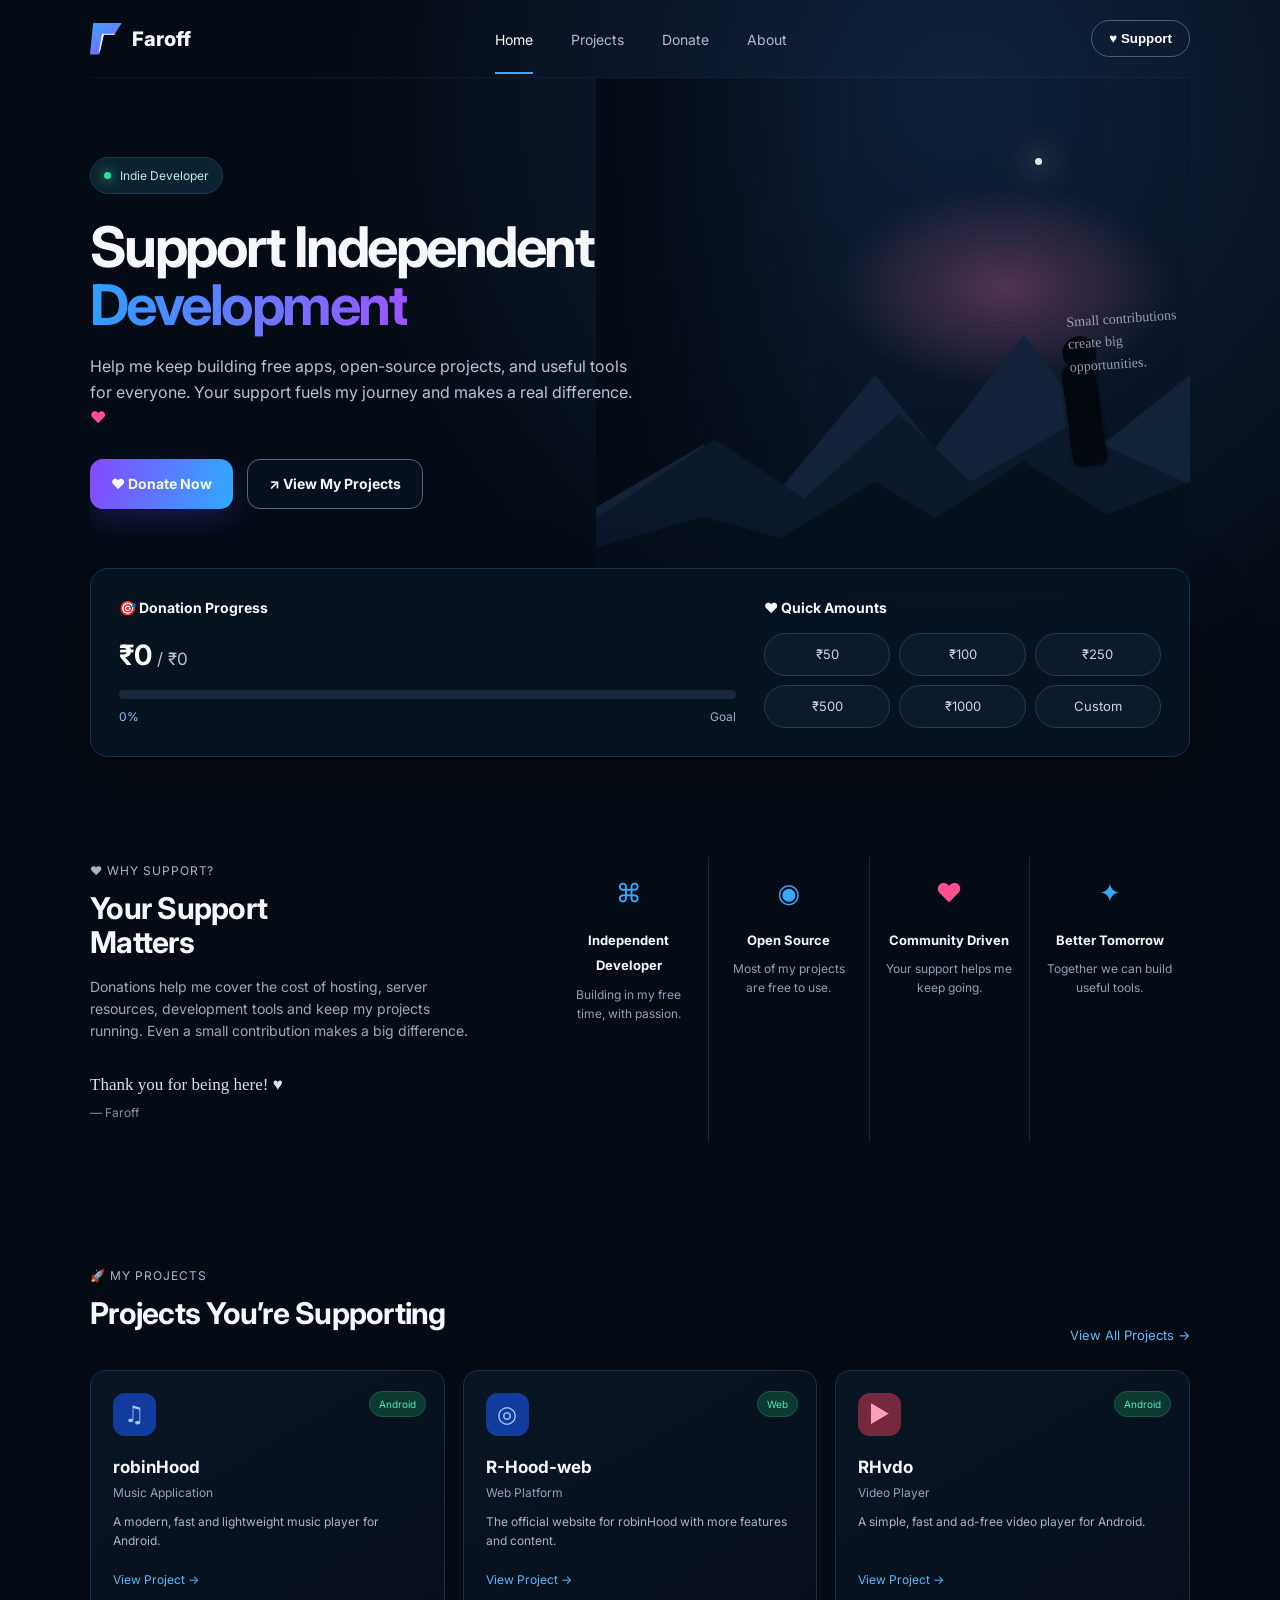
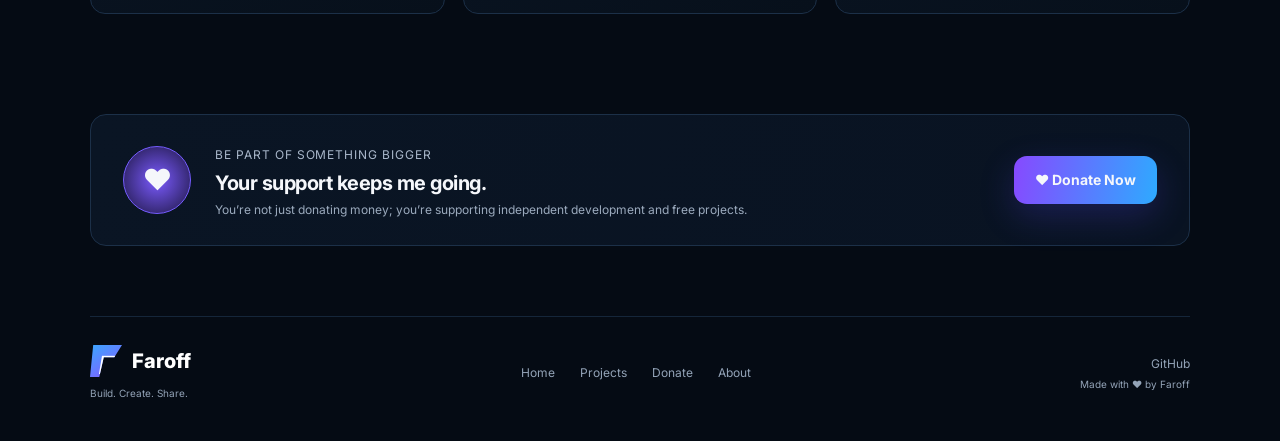
<file: index.html>
<!doctype html>
<html lang="en">
<head>
  <meta charset="utf-8">
  <meta name="viewport" content="width=device-width, initial-scale=1">
  <meta name="theme-color" content="#07111f">
  <meta name="description" content="Support Faroff's independent development and free projects.">
  <title>Faroff — Support Independent Development</title>
  <link rel="preconnect" href="https://fonts.googleapis.com">
  <link rel="preconnect" href="https://fonts.gstatic.com" crossorigin>
  <link href="https://fonts.googleapis.com/css2?family=Inter:wght@400;500;600;700;800&display=swap" rel="stylesheet">
  <link rel="stylesheet" href="styles.css">
</head>
<body>
  <header class="site-header">
    <a class="brand" href="index.html" aria-label="Faroff home"><span class="brand-mark">F</span><span>Faroff</span></a>
    <nav class="nav" aria-label="Main navigation">
      <a class="active" href="#home">Home</a>
      <a href="#projects">Projects</a>
      <a href="donate.html">Donate</a>
      <a href="#about">About</a>
    </nav>
    <button class="support-top" onclick="location.href='donate.html'">♥ Support</button>
  </header>

  <main id="home">
    <section class="hero container">
      <div class="hero-copy">
        <span class="eyebrow"><span class="dot"></span> Indie Developer</span>
        <h1>Support Independent<br><span>Development</span></h1>
        <p>Help me keep building free apps, open-source projects, and useful tools for everyone. Your support fuels my journey and makes a real difference. <b>♥</b></p>
        <div class="hero-actions">
          <a class="btn btn-primary" href="donate.html">♥ Donate Now</a>
          <a class="btn btn-ghost" href="#projects">↗ View My Projects</a>
        </div>
      </div>
      <div class="hero-art" aria-hidden="true">
        <div class="sun-glow"></div>
        <div class="moon"></div>
        <div class="mountain mountain-back"></div>
        <div class="mountain mountain-mid"></div>
        <div class="mountain mountain-front"></div>
        <div class="person"></div>
        <div class="quote-art">Small contributions<br>create big<br>opportunities.</div>
      </div>
    </section>

    <section class="progress-card container" aria-label="Donation progress">
      <div class="progress-main">
        <div class="card-label">🎯 Donation Progress</div>
        <div class="progress-number"><strong id="raised">₹0</strong> <span>/ ₹<span id="goal">0</span></span></div>
        <div class="progress-track"><div id="progressFill" class="progress-fill"></div></div>
        <div class="progress-meta"><span id="progressPercent">0%</span><span id="goalLabel">Goal</span></div>
      </div>
      <div class="quick-amounts">
        <div class="card-label">♥ Quick Amounts</div>
        <div class="amount-grid">
          <a href="donate.html?amount=50">₹50</a><a href="donate.html?amount=100">₹100</a><a href="donate.html?amount=250">₹250</a>
          <a href="donate.html?amount=500">₹500</a><a href="donate.html?amount=1000">₹1000</a><a href="donate.html">Custom</a>
        </div>
      </div>
    </section>

    <section id="about" class="support-section container">
      <div class="support-intro"><span class="section-kicker">♥ WHY SUPPORT?</span><h2>Your Support<br>Matters</h2><p>Donations help me cover the cost of hosting, server resources, development tools and keep my projects running. Even a small contribution makes a big difference.</p><p class="signature">Thank you for being here! ♥<br><span>— Faroff</span></p></div>
      <div class="impact-grid">
        <div class="impact"><span>⌘</span><b>Independent Developer</b><p>Building in my free time, with passion.</p></div>
        <div class="impact"><span>◉</span><b>Open Source</b><p>Most of my projects are free to use.</p></div>
        <div class="impact"><span>♥</span><b>Community Driven</b><p>Your support helps me keep going.</p></div>
        <div class="impact"><span>✦</span><b>Better Tomorrow</b><p>Together we can build useful tools.</p></div>
      </div>
    </section>

    <section id="projects" class="projects container">
      <div class="section-heading"><div><span class="section-kicker">🚀 MY PROJECTS</span><h2>Projects You’re Supporting</h2></div><a href="https://github.com/Faroffcode" target="_blank" rel="noopener">View All Projects →</a></div>
      <div class="project-grid">
        <article class="project-card"><span class="project-icon blue">♫</span><span class="tag">Android</span><h3>robinHood</h3><p>Music Application</p><small>A modern, fast and lightweight music player for Android.</small><a href="https://github.com/Faroffcode/robinHood" target="_blank" rel="noopener">View Project →</a></article>
        <article class="project-card"><span class="project-icon blue">◎</span><span class="tag">Web</span><h3>R-Hood-web</h3><p>Web Platform</p><small>The official website for robinHood with more features and content.</small><a href="https://github.com/Faroffcode/R-Hood-web" target="_blank" rel="noopener">View Project →</a></article>
        <article class="project-card"><span class="project-icon pink">▶</span><span class="tag">Android</span><h3>RHvdo</h3><p>Video Player</p><small>A simple, fast and ad-free video player for Android.</small><a href="https://github.com/Faroffcode/RHvdo" target="_blank" rel="noopener">View Project →</a></article>
      </div>
    </section>

    <section class="final-cta container"><div class="heart-orb">♥</div><div><span class="section-kicker">BE PART OF SOMETHING BIGGER</span><h2>Your support keeps me going.</h2><p>You’re not just donating money; you’re supporting independent development and free projects.</p></div><a class="btn btn-primary" href="donate.html">♥ Donate Now</a></section>
  </main>

  <footer class="footer container"><div><a class="brand" href="index.html"><span class="brand-mark">F</span><span>Faroff</span></a><small>Build. Create. Share.</small></div><div class="footer-links"><a href="#home">Home</a><a href="#projects">Projects</a><a href="donate.html">Donate</a><a href="#about">About</a></div><div class="footer-social"><a href="https://github.com/Faroffcode" target="_blank" rel="noopener">GitHub</a><span>Made with ♥ by Faroff</span></div></footer>
  <script src="script.js"></script>
</body>
</html>
</file>
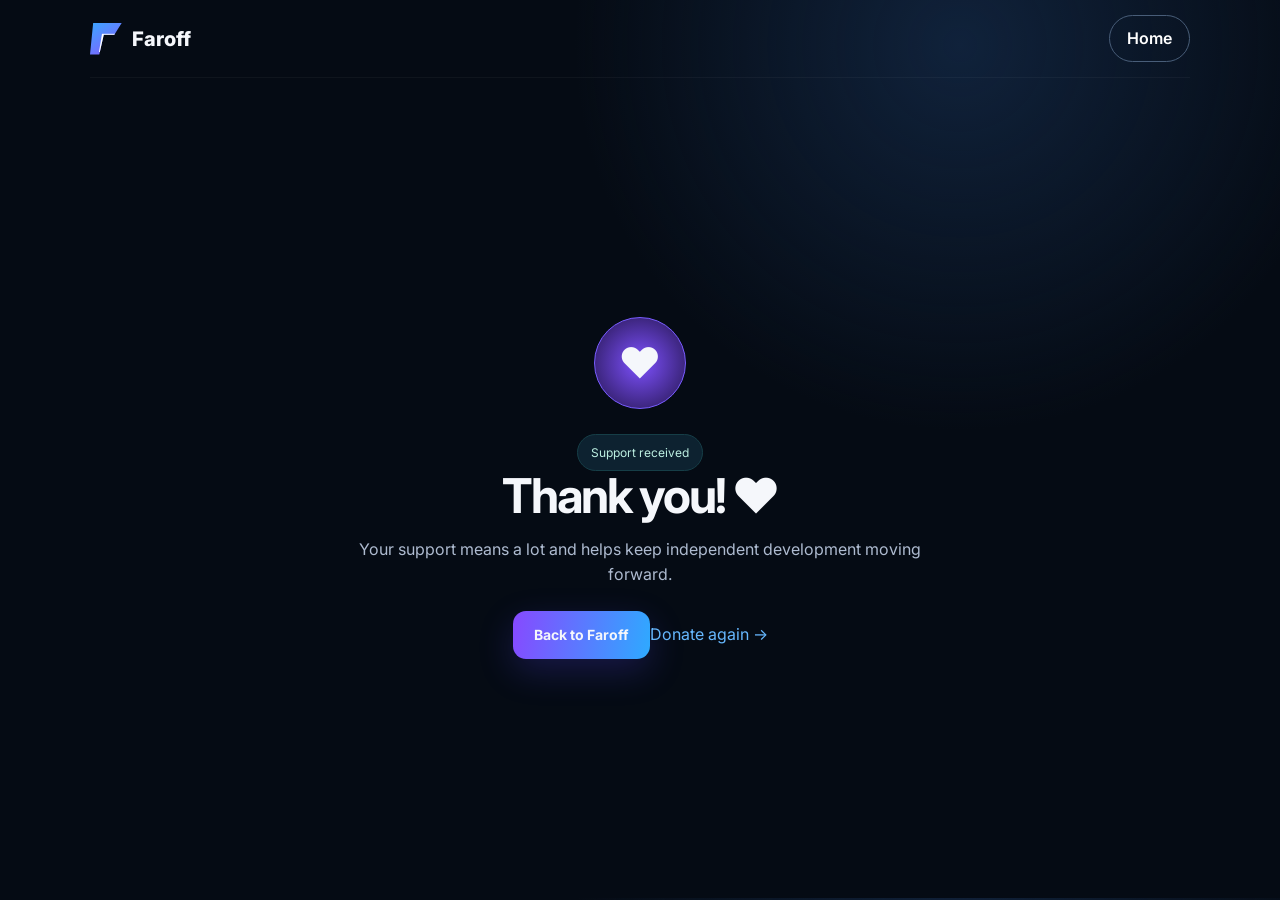
<file: thank-you.html>
<!doctype html>
<html lang="en"><head><meta charset="utf-8"><meta name="viewport" content="width=device-width, initial-scale=1"><meta name="theme-color" content="#07111f"><title>Thank You — Faroff</title><link rel="preconnect" href="https://fonts.googleapis.com"><link rel="preconnect" href="https://fonts.gstatic.com" crossorigin><link href="https://fonts.googleapis.com/css2?family=Inter:wght@400;500;600;700;800&display=swap" rel="stylesheet"><link rel="stylesheet" href="styles.css"></head>
<body><header class="site-header"><a class="brand" href="index.html"><span class="brand-mark">F</span><span>Faroff</span></a><a class="support-top" href="index.html">Home</a></header><main class="thankyou"><section class="thank-card"><div class="thank-icon">♥</div><span class="eyebrow">Support received</span><h1>Thank you! ❤️</h1><p id="message">Your support means a lot and helps keep independent development moving forward.</p><a class="btn btn-primary" href="index.html">Back to Faroff</a><a class="back-link" href="donate.html">Donate again →</a></section></main><script>try{const d=JSON.parse(sessionStorage.getItem('faroffDonation')||'null');if(d&&d.name&&d.name!=='Anonymous'){document.getElementById('message').textContent=`Thank you, ${d.name}, for your ₹${Number(d.amount).toLocaleString('en-IN')} contribution. Your support helps keep independent development moving forward.`}}catch(e){}</script></body></html>
</file>
<file: styles.css>
:root{--bg:#050b14;--panel:#0a1422;--panel2:#0d1929;--line:#1c3048;--text:#f5f7fb;--muted:#9baabd;--blue:#3aa7ff;--purple:#8d55ff;--pink:#ff4f91;--green:#28e0a1}*{box-sizing:border-box}html{scroll-behavior:smooth}body{margin:0;background:radial-gradient(circle at 75% 5%,#10223b 0,transparent 30%),var(--bg);color:var(--text);font-family:Inter,system-ui,sans-serif;line-height:1.6}a{color:inherit;text-decoration:none}.container{width:min(1100px,calc(100% - 40px));margin-inline:auto}.site-header{height:78px;display:flex;align-items:center;justify-content:space-between;width:min(1100px,calc(100% - 40px));margin:auto;border-bottom:1px solid rgba(255,255,255,.04)}.brand{display:inline-flex;align-items:center;gap:10px;font-weight:800;font-size:20px}.brand-mark{display:grid;place-items:center;width:32px;height:32px;font-weight:900;font-size:25px;font-style:italic;color:white;background:linear-gradient(145deg,var(--blue),var(--purple));clip-path:polygon(10% 0,100% 0,76% 38%,43% 38%,29% 100%,0 100%)}.nav{display:flex;gap:38px;color:#aebbd0;font-size:14px}.nav a{padding:26px 0 20px;border-bottom:2px solid transparent}.nav a.active,.nav a:hover{color:white;border-color:var(--blue)}.support-top{border:1px solid #485d78;background:transparent;color:white;border-radius:999px;padding:10px 17px;font-weight:600;cursor:pointer}.hero{min-height:510px;display:grid;grid-template-columns:1.02fr .98fr;align-items:center;position:relative;overflow:hidden}.hero-copy{position:relative;z-index:2;padding:50px 0}.eyebrow,.section-kicker{font-size:12px;letter-spacing:.08em;text-transform:uppercase;color:#a9b7ca}.eyebrow{display:inline-flex;gap:9px;align-items:center;background:#0d2230;border:1px solid #163e47;border-radius:999px;padding:8px 13px;text-transform:none;letter-spacing:0;color:#bcefe1}.dot{width:7px;height:7px;border-radius:50%;background:var(--green);box-shadow:0 0 12px var(--green)}h1{font-size:56px;line-height:1.03;letter-spacing:-.045em;margin:25px 0 20px}h1 span{background:linear-gradient(90deg,#2e9fff,#9d55ff);-webkit-background-clip:text;background-clip:text;color:transparent}h2{font-size:30px;line-height:1.15;letter-spacing:-.025em;margin:8px 0 16px}h3{margin:8px 0 2px;font-size:17px}.hero-copy p{max-width:560px;color:#b8c4d5;font-size:16px}.hero-copy p b{color:var(--pink)}.hero-actions{display:flex;gap:14px;margin-top:28px}.btn{display:inline-flex;align-items:center;justify-content:center;gap:9px;border-radius:13px;padding:13px 21px;font-weight:700;font-size:14px}.btn-primary{background:linear-gradient(100deg,#8749ff,#2eaaff);box-shadow:0 12px 35px rgba(93,73,255,.22)}.btn-ghost{border:1px solid #53677f;background:#07111d}.hero-art{position:absolute;inset:0 0 0 46%;overflow:hidden;opacity:.9;background:linear-gradient(90deg,var(--bg) 0%,rgba(5,11,20,.15) 38%,rgba(5,11,20,.05) 100%)}.sun-glow{position:absolute;width:370px;height:220px;right:0;top:100px;background:radial-gradient(ellipse,#b55b88 0,transparent 65%);opacity:.45}.moon{position:absolute;right:25%;top:80px;width:7px;height:7px;border-radius:50%;background:#fff;box-shadow:0 0 30px 10px rgba(255,255,255,.15)}.mountain{position:absolute;bottom:0;width:100%;clip-path:polygon(0 100%,0 78%,18% 61%,31% 73%,47% 42%,57% 62%,72% 31%,86% 60%,100% 42%,100% 100%)}.mountain-back{height:72%;background:#14243a}.mountain-mid{height:55%;background:#0d1a2c;clip-path:polygon(0 100%,0 75%,20% 47%,35% 68%,51% 38%,63% 62%,79% 43%,100% 63%,100% 100%)}.mountain-front{height:36%;background:#07111d}.person{position:absolute;right:15%;bottom:24%;width:34px;height:105px;background:#03070d;border-radius:22px 22px 10px 10px;transform:rotate(-8deg);box-shadow:0 0 0 3px rgba(0,0,0,.15)}.person:before{content:"";position:absolute;width:34px;height:34px;border-radius:50%;background:#03070d;top:-25px;left:4px}.quote-art{position:absolute;right:2%;top:45%;color:#c8d3e3;font-family:cursive;font-size:14px;transform:rotate(-4deg);opacity:.8}.progress-card{position:relative;margin-top:-20px;background:rgba(9,20,34,.93);border:1px solid var(--line);border-radius:18px;padding:28px;display:grid;grid-template-columns:1.4fr .9fr;gap:28px;box-shadow:0 25px 70px rgba(0,0,0,.22)}.card-label{font-weight:700;font-size:14px;margin-bottom:14px}.progress-number{font-size:17px;color:#b7c5d7;margin-bottom:12px}.progress-number strong{font-size:28px;color:white}.progress-track{height:9px;background:#17283c;border-radius:99px;overflow:hidden}.progress-fill{height:100%;width:0;background:linear-gradient(90deg,#36e2ac,#8a52ff);border-radius:inherit;transition:width .8s}.progress-meta{display:flex;justify-content:space-between;color:#9db0c8;font-size:12px;margin-top:8px}.progress-meta span:first-child{color:#91b9ff}.amount-grid{display:grid;grid-template-columns:repeat(3,1fr);gap:9px}.amount-grid a{padding:10px;border:1px solid #263b54;background:#0d1a2a;border-radius:999px;text-align:center;color:#cbd6e4;font-size:13px}.amount-grid a:hover{border-color:#657fa2;background:#112237}.support-section{padding:100px 0;display:grid;grid-template-columns:.85fr 1.4fr;gap:70px}.support-intro p{color:var(--muted);font-size:14px}.signature{font-family:cursive!important;color:#d8e2ef!important;font-size:17px!important;margin-top:28px}.signature span{font-family:Inter,sans-serif;font-size:12px;color:#8090a5}.impact-grid{display:grid;grid-template-columns:repeat(4,1fr);align-items:stretch}.impact{text-align:center;padding:15px;border-right:1px solid #18283b}.impact:last-child{border:0}.impact span{display:block;font-size:26px;color:var(--blue);margin-bottom:13px}.impact:nth-child(3) span{color:var(--pink)}.impact b{font-size:13px}.impact p{font-size:12px;color:#8fa1b6;margin:7px 0}.projects{padding:20px 0 100px}.section-heading{display:flex;justify-content:space-between;align-items:end;margin-bottom:24px}.section-heading>a{color:#68b8ff;font-size:13px}.project-grid{display:grid;grid-template-columns:repeat(3,1fr);gap:18px}.project-card{position:relative;border:1px solid var(--line);background:linear-gradient(150deg,#0a1524,#07101b);border-radius:15px;padding:22px;min-height:240px}.project-icon{display:grid;place-items:center;width:43px;height:43px;border-radius:12px;font-size:23px;margin-bottom:18px}.project-icon.blue{background:#123b9e;color:#9ec9ff}.project-icon.pink{background:#76283f;color:#ff9fbc}.tag{position:absolute;right:18px;top:20px;border:1px solid #155a4a;background:#0a392f;color:#56e8bc;padding:4px 9px;border-radius:999px;font-size:10px}.project-card p{font-size:12px;color:#91a3b8;margin:0 0 9px}.project-card small{display:block;color:#a8b5c5;font-size:12px;min-height:42px}.project-card>a{display:inline-block;margin-top:16px;color:#59b8ff;font-size:12px}.final-cta{border:1px solid var(--line);background:linear-gradient(110deg,#0a1524,#091322);border-radius:16px;padding:26px 32px;display:flex;align-items:center;gap:24px;margin-bottom:70px}.final-cta>div:nth-child(2){flex:1}.final-cta h2{font-size:20px;margin:5px 0}.final-cta p{margin:0;color:#9baabd;font-size:12px}.heart-orb{width:68px;height:68px;flex:none;border-radius:50%;display:grid;place-items:center;font-size:29px;background:radial-gradient(circle,#7b5bff,#1b153e);border:1px solid #755cff}.footer{border-top:1px solid #15263a;padding:28px 0 40px;display:flex;justify-content:space-between;align-items:center;color:#93a3b7}.footer .brand{color:white}.footer small{display:block;font-size:10px;margin-top:3px}.footer-links{display:flex;gap:25px;font-size:12px}.footer-social{display:flex;flex-direction:column;align-items:end;gap:3px;font-size:12px}.footer-social span{font-size:10px}.donate-page{min-height:100vh}.donate-shell{padding:70px 0}.donate-panel{max-width:760px;margin:auto;background:#091524;border:1px solid var(--line);border-radius:22px;padding:38px;box-shadow:0 25px 80px rgba(0,0,0,.3)}.donate-panel h1{font-size:40px;margin:8px 0}.donate-panel>p{color:var(--muted)}.amount-input{display:flex;align-items:center;border:1px solid #314761;background:#07111d;border-radius:14px;padding:0 18px;margin:24px 0 12px}.amount-input span{font-size:25px;font-weight:700}.amount-input input{width:100%;background:none;border:0;outline:0;color:white;font-size:28px;padding:16px 10px;font-weight:700}.quick-row{display:flex;flex-wrap:wrap;gap:8px}.quick-row button{background:#0d1a2a;border:1px solid #263b54;color:#d7e0eb;border-radius:999px;padding:9px 14px;cursor:pointer}.qr-area{display:grid;grid-template-columns:220px 1fr;gap:30px;align-items:center;margin-top:28px;padding-top:28px;border-top:1px solid #1a2b3f}.qr-box{width:220px;height:220px;background:white;border-radius:14px;display:grid;place-items:center;padding:10px}.qr-box img{max-width:100%;height:auto}.payment-link{display:inline-flex;margin-top:15px;color:#6bbdff;font-size:13px}.form-row{display:grid;gap:8px;margin-top:22px}.form-row label{font-size:13px;color:#b8c4d4}.form-row input,.form-row textarea{background:#07111d;border:1px solid #2b4058;border-radius:11px;color:white;padding:12px;outline:none;font:inherit}.form-row textarea{min-height:85px;resize:vertical}.file-note{font-size:11px;color:#75889e}.submit-wrap{margin-top:24px;display:flex;justify-content:flex-end}.thankyou{min-height:calc(100vh - 80px);display:grid;place-items:center;text-align:center;padding:40px}.thank-card{max-width:620px}.thank-icon{width:92px;height:92px;border-radius:50%;display:grid;place-items:center;margin:0 auto 25px;font-size:42px;background:radial-gradient(circle,#7e51ff,#22144a);border:1px solid #785cff}.thank-card h1{font-size:48px;margin:0}.thank-card p{color:#aebbd0}.back-link{display:inline-block;margin-top:18px;color:#66b8ff}@media(max-width:800px){.nav{display:none}.hero{grid-template-columns:1fr;min-height:590px}.hero-art{left:0;opacity:.38}.hero-copy{padding-top:75px}.progress-card{grid-template-columns:1fr}.support-section{grid-template-columns:1fr;gap:30px}.impact-grid,.project-grid{grid-template-columns:1fr 1fr}.final-cta{flex-wrap:wrap}.footer{flex-wrap:wrap;gap:24px}.qr-area{grid-template-columns:1fr}.qr-box{margin:auto}.donate-panel{padding:25px}}@media(max-width:520px){.container,.site-header{width:min(100% - 28px,1100px)}h1{font-size:42px}.hero{min-height:550px}.hero-copy p{font-size:14px}.hero-actions{flex-wrap:wrap}.impact-grid,.project-grid{grid-template-columns:1fr}.section-heading{align-items:start;gap:12px;flex-direction:column}.footer-links{order:3;width:100%;justify-content:space-between}.final-cta{padding:22px}.support-top{padding:9px 12px}.donate-panel h1{font-size:34px}.donate-shell{padding:35px 0}}
</file>
